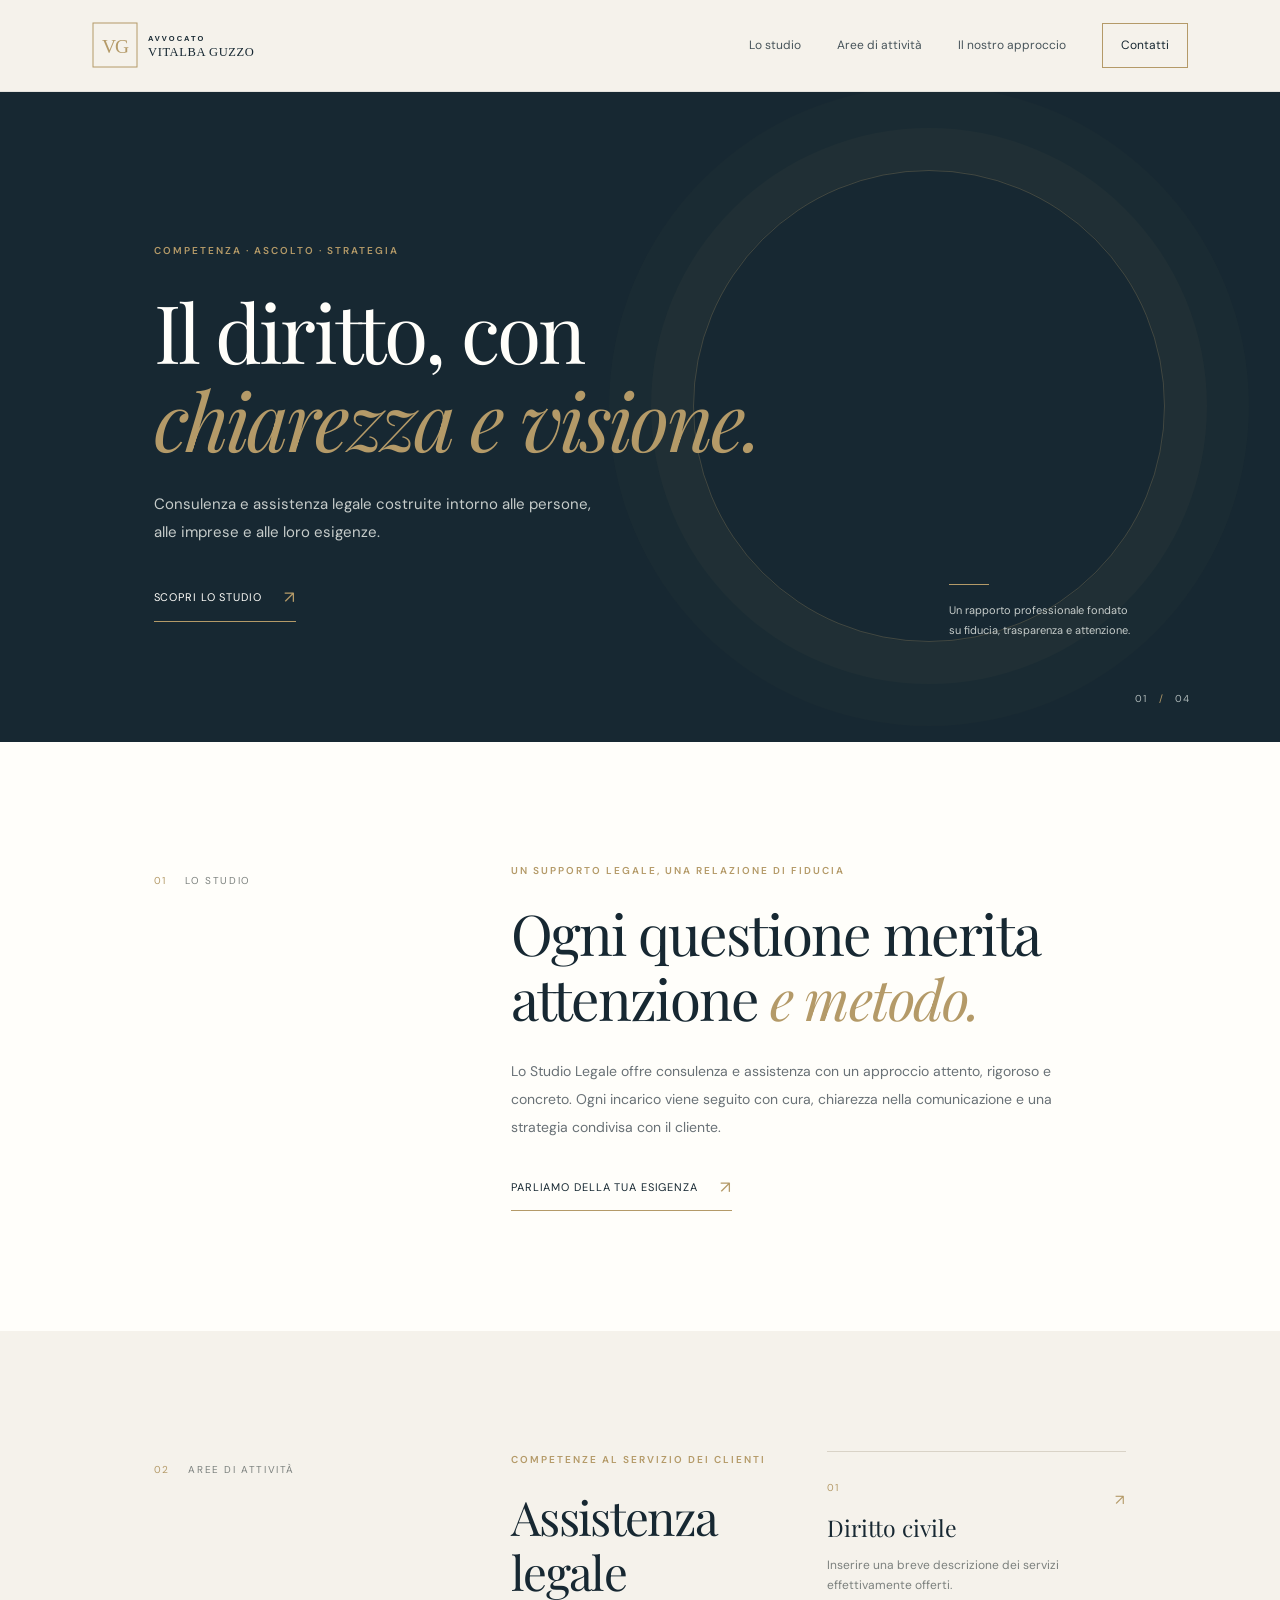
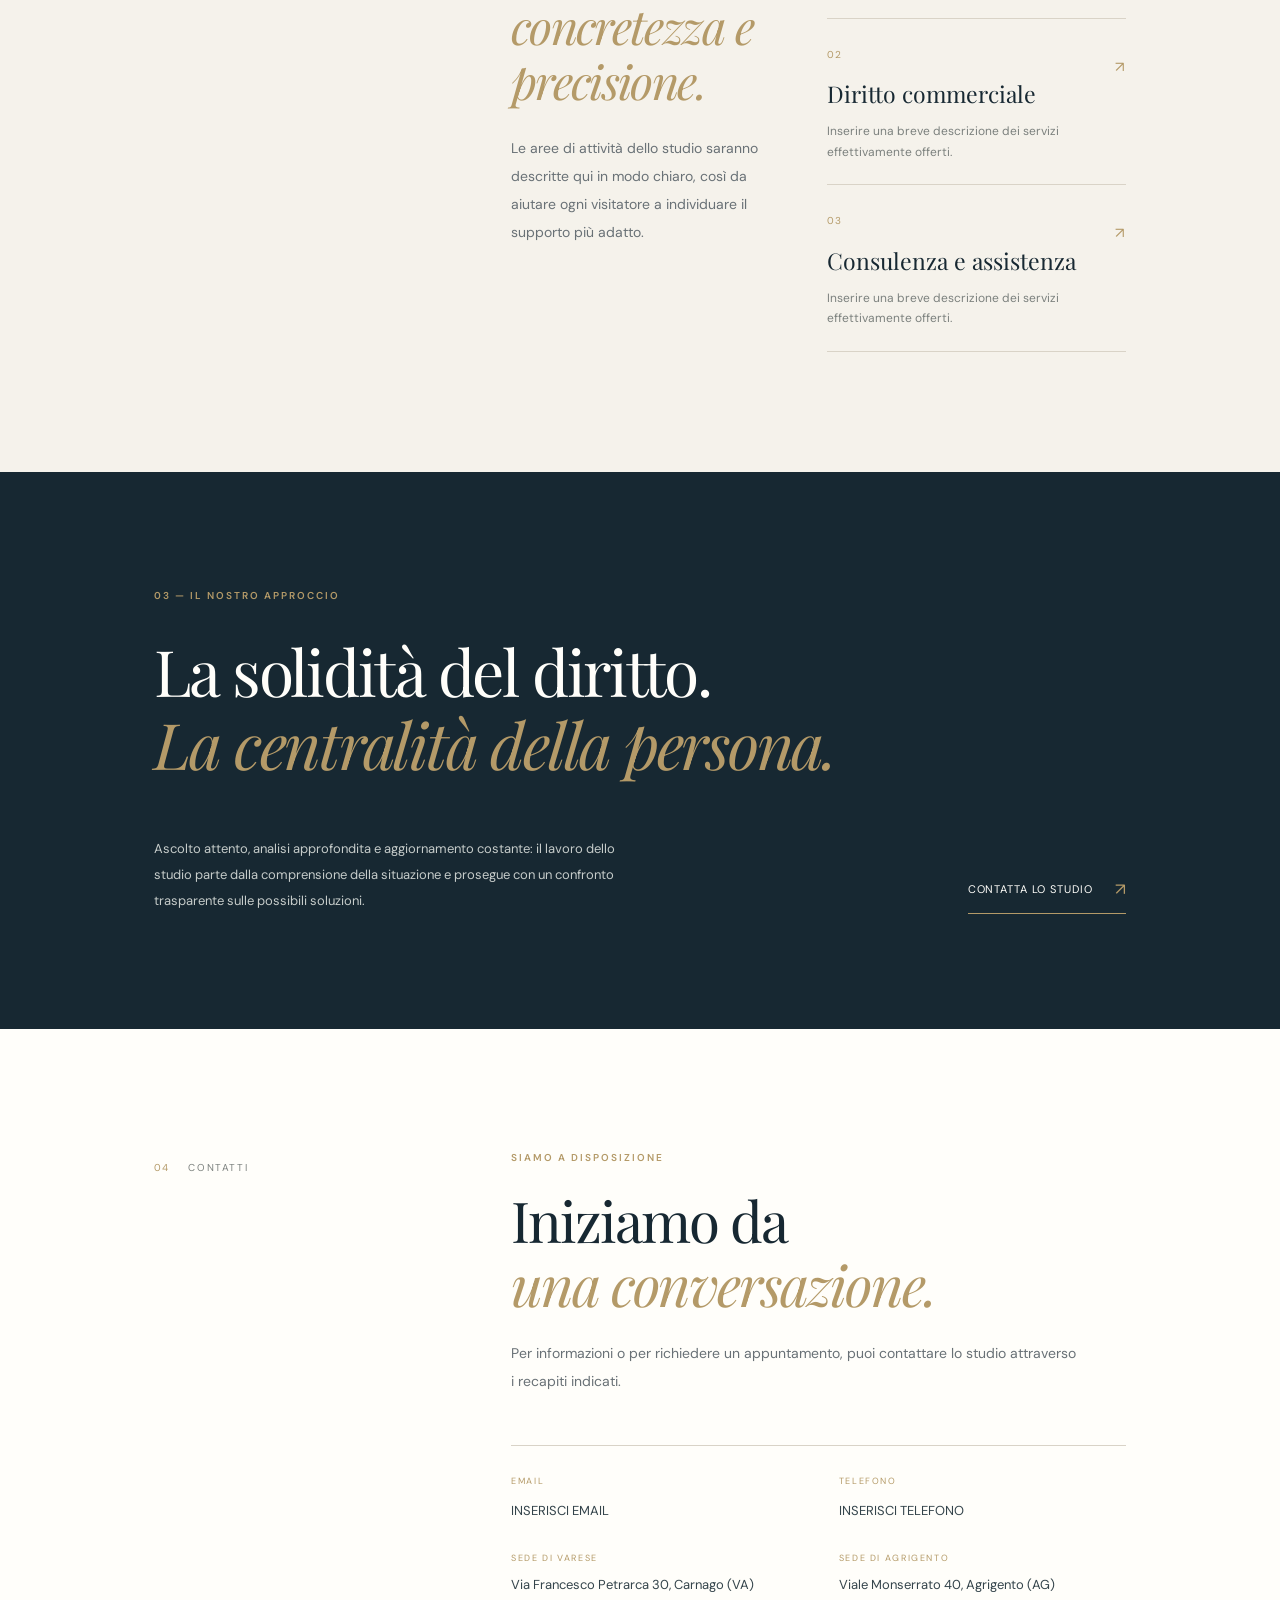
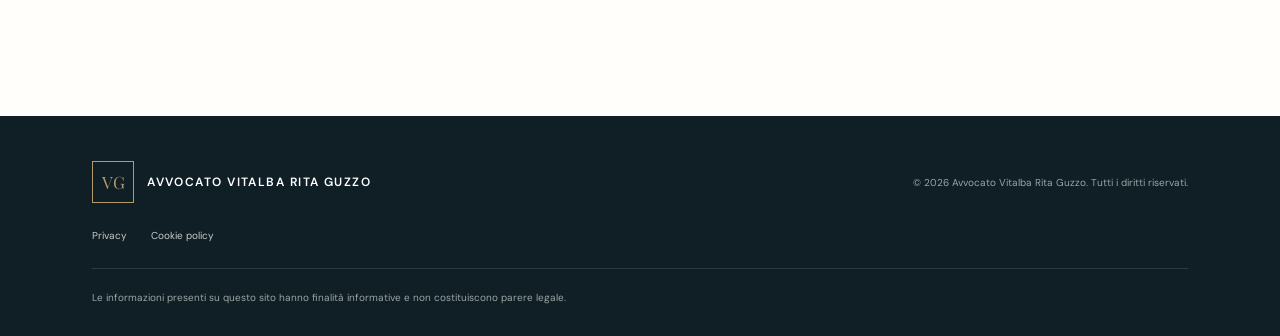
<file: index.html>
<!doctype html>
<html lang="it">
<head>
  <meta charset="utf-8">
  <meta name="viewport" content="width=device-width, initial-scale=1">
  <meta name="description" content="Avvocato Vitalba Rita Guzzo — consulenza e assistenza legale in diritto civile, diritto del lavoro e contrattualistica.">
  <meta name="theme-color" content="#14232d">
  <title>Avvocato Vitalba Rita Guzzo | Consulenza e assistenza legale</title>
  <link rel="icon" type="image/svg+xml" href="favicon.svg">
  <link rel="apple-touch-icon" href="favicon.svg">
  <link rel="preconnect" href="https://fonts.googleapis.com">
  <link rel="preconnect" href="https://fonts.gstatic.com" crossorigin>
  <link href="https://fonts.googleapis.com/css2?family=DM+Sans:wght@400;500;600&family=Playfair+Display:wght@400;500;600&display=swap" rel="stylesheet">
  <link rel="stylesheet" href="styles.css">
</head>
<body>
  <header class="site-header">
    <a class="brand" href="#inizio" aria-label="Avvocato Vitalba Rita Guzzo, pagina iniziale">
      <img class="brand-logo" src="logo-vg.svg" alt="Avvocato Vitalba Rita Guzzo">
    </a>
    <button class="menu-toggle" aria-expanded="false" aria-controls="main-nav">Menu</button>
    <nav id="main-nav" class="main-nav" aria-label="Navigazione principale">
      <a href="#studio">Lo studio</a>
      <a href="#attivita">Aree di attività</a>
      <a href="#approccio">Il nostro approccio</a>
      <a class="nav-contact" href="#contatti">Contatti</a>
    </nav>
  </header>

  <main>
    <section class="hero" id="inizio">
      <div class="hero-content">
        <p class="eyebrow">COMPETENZA · ASCOLTO · STRATEGIA</p>
        <h1>Il diritto, con<br><em>chiarezza e visione.</em></h1>
        <p class="hero-lead">Consulenza e assistenza legale costruite intorno alle persone, alle imprese e alle loro esigenze.</p>
        <a class="text-link" href="#studio">Scopri lo studio <span aria-hidden="true">↗</span></a>
      </div>
      <div class="hero-note">
        <span class="note-line"></span>
        <p>Un rapporto professionale fondato su fiducia, trasparenza e attenzione.</p>
      </div>
      <div class="hero-index">01 <span>/</span> 04</div>
    </section>

    <section class="intro section-wrap" id="studio">
      <div class="section-label"><span>01</span> LO STUDIO</div>
      <div class="intro-copy">
        <p class="kicker">UN SUPPORTO LEGALE, UNA RELAZIONE DI FIDUCIA</p>
        <h2>Ogni questione merita<br>attenzione <em>e metodo.</em></h2>
        <p class="body-copy">Lo Studio Legale offre consulenza e assistenza con un approccio attento, rigoroso e concreto. Ogni incarico viene seguito con cura, chiarezza nella comunicazione e una strategia condivisa con il cliente.</p>
        <a class="text-link dark-link" href="#contatti">Parliamo della tua esigenza <span aria-hidden="true">↗</span></a>
      </div>
    </section>

    <section class="practice section-wrap" id="attivita">
      <div class="section-label"><span>02</span> AREE DI ATTIVITÀ</div>
      <div class="practice-main">
        <div class="practice-heading">
          <p class="kicker">COMPETENZE AL SERVIZIO DEI CLIENTI</p>
          <h2>Assistenza legale<br><em>concretezza e precisione.</em></h2>
          <p class="body-copy">Le aree di attività dello studio saranno descritte qui in modo chiaro, così da aiutare ogni visitatore a individuare il supporto più adatto.</p>
        </div>
        <div class="practice-list">
          <article><span>01</span><h3>Diritto civile</h3><p>Inserire una breve descrizione dei servizi effettivamente offerti.</p><b>↗</b></article>
          <article><span>02</span><h3>Diritto commerciale</h3><p>Inserire una breve descrizione dei servizi effettivamente offerti.</p><b>↗</b></article>
          <article><span>03</span><h3>Consulenza e assistenza</h3><p>Inserire una breve descrizione dei servizi effettivamente offerti.</p><b>↗</b></article>
        </div>
      </div>
    </section>

    <section class="approach" id="approccio">
      <div class="approach-inner">
        <p class="kicker">03 — IL NOSTRO APPROCCIO</p>
        <h2>La solidità del diritto.<br><em>La centralità della persona.</em></h2>
        <div class="approach-bottom">
          <p>Ascolto attento, analisi approfondita e aggiornamento costante: il lavoro dello studio parte dalla comprensione della situazione e prosegue con un confronto trasparente sulle possibili soluzioni.</p>
          <a class="text-link" href="#contatti">Contatta lo studio <span aria-hidden="true">↗</span></a>
        </div>
      </div>
    </section>

    <section class="contact section-wrap" id="contatti">
      <div class="section-label"><span>04</span> CONTATTI</div>
      <div class="contact-main">
        <p class="kicker">SIAMO A DISPOSIZIONE</p>
        <h2>Iniziamo da<br><em>una conversazione.</em></h2>
        <p class="body-copy">Per informazioni o per richiedere un appuntamento, puoi contattare lo studio attraverso i recapiti indicati.</p>
        <div class="contact-details">
          <div><span>EMAIL</span><a href="mailto:INSERISCI-EMAIL">INSERISCI EMAIL</a></div>
          <div><span>TELEFONO</span><a href="tel:INSERISCI-TELEFONO">INSERISCI TELEFONO</a></div>
          <div><span>SEDE DI VARESE</span><p>Via Francesco Petrarca 30, Carnago (VA)</p></div>
          <div><span>SEDE DI AGRIGENTO</span><p>Viale Monserrato 40, Agrigento (AG)</p></div>
        </div>
      </div>
    </section>
  </main>

  <footer class="site-footer">
    <a class="brand footer-brand" href="#inizio" aria-label="Avvocato Vitalba Rita Guzzo, pagina iniziale"><span class="brand-mark">VG</span><span class="brand-name">AVVOCATO VITALBA RITA GUZZO</span></a>
    <p>© <span id="year"></span> Avvocato Vitalba Rita Guzzo. Tutti i diritti riservati.</p>
    <div class="footer-links"><a href="privacy.html">Privacy</a><a href="cookie.html">Cookie policy</a></div>
    <p class="disclaimer">Le informazioni presenti su questo sito hanno finalità informative e non costituiscono parere legale.</p>
  </footer>
  <script src="script.js"></script>
</body>
</html>
</file>
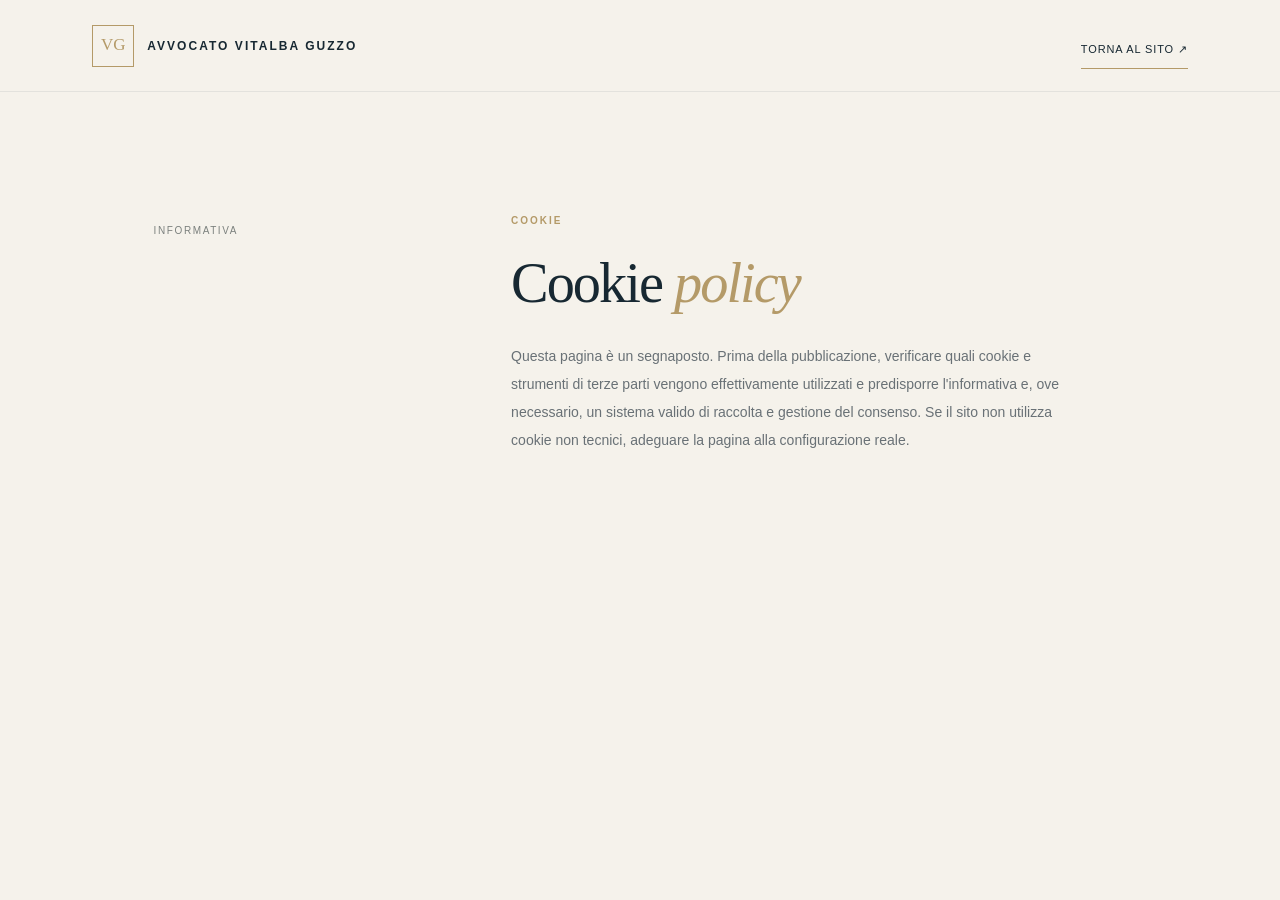
<file: cookie.html>
<!doctype html>
<html lang="it"><head><meta charset="utf-8"><meta name="viewport" content="width=device-width,initial-scale=1"><title>Cookie policy | Avvocato Vitalba Guzzo</title><link rel="icon" type="image/svg+xml" href="favicon.svg"><link rel="apple-touch-icon" href="favicon.svg"><link rel="stylesheet" href="styles.css"></head>
<body><header class="site-header"><a class="brand" href="index.html"><span class="brand-mark">VG</span><span class="brand-name">AVVOCATO VITALBA GUZZO</span></a><a class="text-link dark-link" href="index.html">Torna al sito ↗</a></header>
<main class="section-wrap"><div class="section-label">INFORMATIVA</div><div><p class="kicker">COOKIE</p><h2>Cookie <em>policy</em></h2><p class="body-copy">Questa pagina è un segnaposto. Prima della pubblicazione, verificare quali cookie e strumenti di terze parti vengono effettivamente utilizzati e predisporre l'informativa e, ove necessario, un sistema valido di raccolta e gestione del consenso. Se il sito non utilizza cookie non tecnici, adeguare la pagina alla configurazione reale.</p></div></main></body></html>
</file>
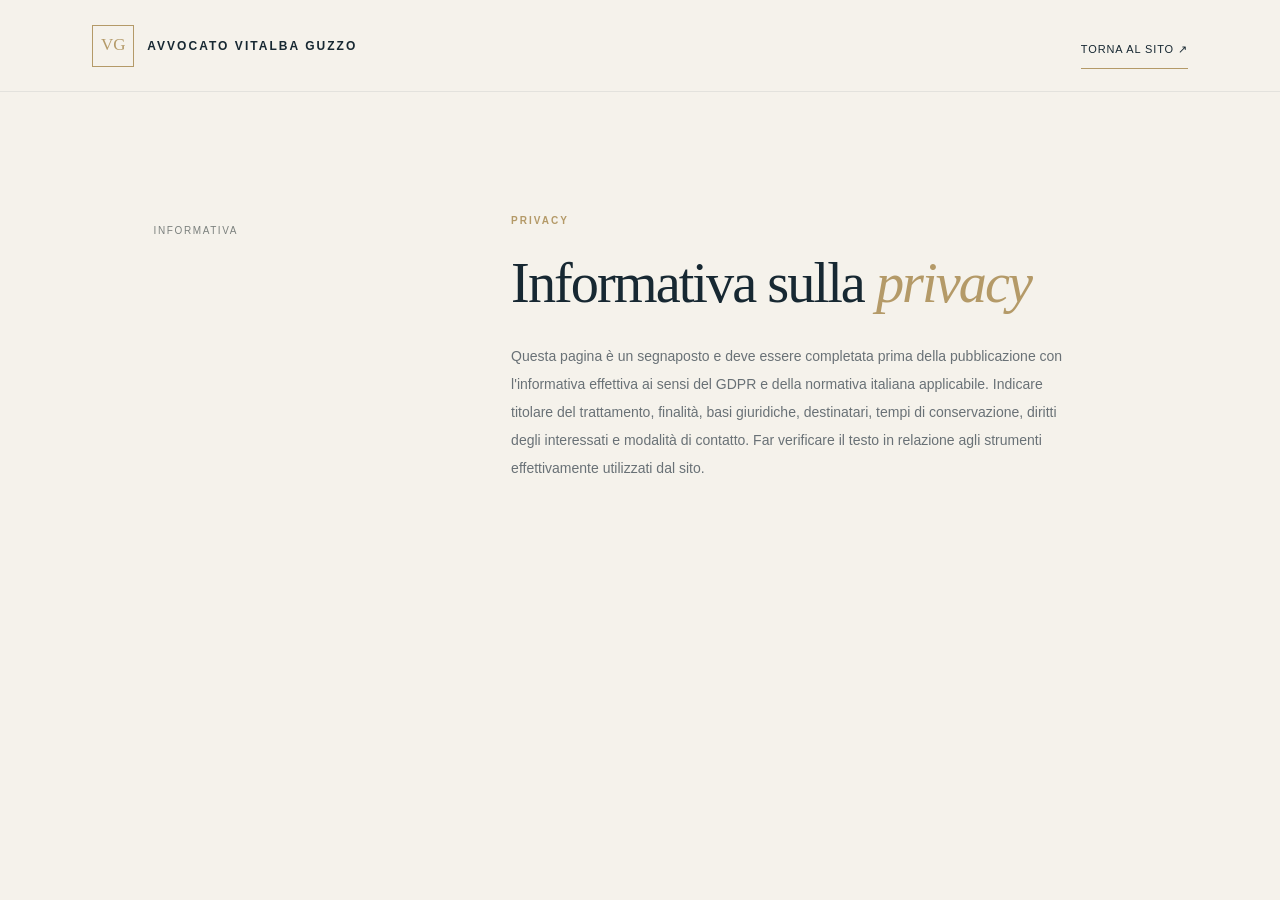
<file: privacy.html>
<!doctype html>
<html lang="it"><head><meta charset="utf-8"><meta name="viewport" content="width=device-width,initial-scale=1"><title>Privacy | Avvocato Vitalba Guzzo</title><link rel="icon" type="image/svg+xml" href="favicon.svg"><link rel="apple-touch-icon" href="favicon.svg"><link rel="stylesheet" href="styles.css"></head>
<body><header class="site-header"><a class="brand" href="index.html"><span class="brand-mark">VG</span><span class="brand-name">AVVOCATO VITALBA GUZZO</span></a><a class="text-link dark-link" href="index.html">Torna al sito ↗</a></header>
<main class="section-wrap"><div class="section-label">INFORMATIVA</div><div><p class="kicker">PRIVACY</p><h2>Informativa sulla <em>privacy</em></h2><p class="body-copy">Questa pagina è un segnaposto e deve essere completata prima della pubblicazione con l'informativa effettiva ai sensi del GDPR e della normativa italiana applicabile. Indicare titolare del trattamento, finalità, basi giuridiche, destinatari, tempi di conservazione, diritti degli interessati e modalità di contatto. Far verificare il testo in relazione agli strumenti effettivamente utilizzati dal sito.</p></div></main></body></html>
</file>
<file: styles.css>
:root{--ink:#172832;--ink-soft:#34444b;--paper:#f5f2eb;--white:#fffefa;--gold:#b49a68;--line:#d9d3c7;--muted:#7c817e}
*{box-sizing:border-box}
html{scroll-behavior:smooth}
body{margin:0;background:var(--paper);color:var(--ink);font-family:"DM Sans",Arial,sans-serif;font-size:15px;line-height:1.7}
a{color:inherit;text-decoration:none}
.site-header{height:92px;padding:0 7.2%;display:flex;align-items:center;justify-content:space-between;background:var(--paper);position:relative;z-index:5;border-bottom:1px solid rgba(23,40,50,.08)}
.brand{display:flex;align-items:center;gap:13px}.brand-logo{display:block;width:260px;max-width:48vw;height:auto}
.brand-mark{width:42px;height:42px;border:1px solid var(--gold);display:grid;place-items:center;color:var(--gold);font-family:"Playfair Display",serif;font-size:17px}
.brand-name{font-size:12px;letter-spacing:.17em;font-weight:600;line-height:1.5}
.brand-name span{display:block;font-size:8px;letter-spacing:.14em;color:var(--muted);font-weight:400;margin-top:3px}
.main-nav{display:flex;align-items:center;gap:36px;font-size:12px;color:#47545a}
.main-nav a{transition:color .2s}
.main-nav a:hover{color:var(--gold)}
.main-nav .nav-contact{border:1px solid var(--gold);padding:11px 18px;color:var(--ink)}
.menu-toggle{display:none}
.hero{min-height:650px;background:var(--ink);color:var(--white);padding:120px 12% 90px;position:relative;overflow:hidden;display:flex;align-items:center}
.hero:after{content:"";position:absolute;width:470px;height:470px;border:1px solid rgba(180,154,104,.27);border-radius:50%;right:9%;top:12%;box-shadow:0 0 0 42px rgba(180,154,104,.035),0 0 0 84px rgba(180,154,104,.025)}
.hero-content{position:relative;z-index:1;max-width:690px}
.eyebrow,.kicker{font-size:10px;letter-spacing:.2em;font-weight:600;color:var(--gold)}
h1,h2,h3,p{margin-top:0}
h1,h2{font-family:"Playfair Display",Georgia,serif;font-weight:400;letter-spacing:-.035em}
h1{font-size:clamp(52px,6.3vw,88px);line-height:1.08;margin:28px 0}
h1 em,h2 em{font-weight:400;color:var(--gold)}
.hero-lead{max-width:440px;color:#c6ccca;font-size:15px;line-height:1.9;margin-bottom:36px}
.text-link{display:inline-flex;gap:22px;align-items:center;border-bottom:1px solid var(--gold);padding-bottom:9px;font-size:11px;letter-spacing:.08em;text-transform:uppercase}
.text-link span{color:var(--gold);font-size:17px}
.hero-note{position:absolute;right:11%;bottom:90px;z-index:1;width:190px;color:#c6ccca;font-size:11px;line-height:1.8}
.note-line{display:block;width:40px;height:1px;background:var(--gold);margin-bottom:16px}
.hero-index{position:absolute;right:7%;bottom:35px;font-size:10px;letter-spacing:.12em;color:#aeb8b8}
.hero-index span{color:var(--gold);padding:0 7px}
.section-wrap{padding:120px 12%;display:grid;grid-template-columns:1fr 2.2fr;gap:8%}
.section-label{font-size:10px;letter-spacing:.16em;color:var(--muted);padding-top:10px}
.section-label span{color:var(--gold);margin-right:14px}
.intro{background:var(--white)}
.intro-copy{max-width:690px}
.kicker{margin-bottom:22px}
h2{font-size:clamp(38px,4.4vw,58px);line-height:1.15;margin-bottom:26px}
.body-copy{max-width:570px;color:#697176;line-height:2;font-size:14px}
.dark-link{color:var(--ink);margin-top:18px}
.practice{background:var(--paper);display:grid}
.practice-main{display:grid;grid-template-columns:1fr 1.15fr;gap:9%}
.practice-heading h2{font-size:clamp(34px,3.7vw,49px)}
.practice-list article{position:relative;padding:22px 35px 22px 0;border-top:1px solid var(--line)}
.practice-list article:last-child{border-bottom:1px solid var(--line)}
.practice-list article>span{font-size:10px;color:var(--gold);letter-spacing:.1em}
.practice-list h3{font-family:"Playfair Display",serif;font-size:23px;font-weight:400;margin:8px 0}
.practice-list p{font-size:12px;color:var(--muted);margin:0;max-width:300px}
.practice-list b{position:absolute;right:2px;top:36px;color:var(--gold);font-weight:400}
.approach{background:var(--ink);color:var(--white);padding:115px 12%}
.approach-inner{max-width:1000px;margin:auto}
.approach h2{font-size:clamp(42px,5vw,66px);margin:30px 0 55px}
.approach-bottom{display:flex;justify-content:space-between;align-items:end;gap:50px}
.approach-bottom p{max-width:480px;color:#c6ccca;font-size:13px;line-height:2;margin:0}
.approach-bottom .text-link{white-space:nowrap}
.contact{background:var(--white)}
.contact-main h2{margin-bottom:22px}
.contact-details{display:grid;grid-template-columns:1fr 1fr;gap:28px 40px;margin-top:50px;padding-top:28px;border-top:1px solid var(--line)}
.contact-details span{display:block;font-size:9px;letter-spacing:.18em;color:var(--gold);margin-bottom:8px}
.contact-details a,.contact-details p{font-size:13px;color:var(--ink-soft);margin:0}
.site-footer{background:#101e26;color:#d9dfdc;padding:45px 7.2% 30px;display:grid;grid-template-columns:1fr auto;gap:24px;align-items:center}
.footer-brand .brand-mark{color:var(--gold);border-color:var(--gold)}.footer-brand .brand-name{color:#fff;letter-spacing:.12em}
.footer-brand .brand-name span{color:#9ba5a3}
.site-footer>p{font-size:10px;color:#9ba5a3;margin:0}
.footer-links{display:flex;gap:24px;font-size:10px;color:#c6ccca}
.disclaimer{grid-column:1/-1;border-top:1px solid rgba(255,255,255,.12);padding-top:20px;margin-top:10px}
@media(max-width:800px){
 .site-header{height:78px;padding:0 6%}.brand-logo{width:225px;max-width:56vw}.menu-toggle{display:block;background:none;border:1px solid var(--gold);padding:8px 12px;color:var(--ink);font:inherit;font-size:11px}
 .main-nav{display:none;position:absolute;top:78px;left:0;right:0;background:var(--paper);padding:22px 6%;flex-direction:column;align-items:flex-start;gap:18px;border-bottom:1px solid var(--line)}
 .main-nav.open{display:flex}.hero{min-height:610px;padding:100px 8%}.hero:after{right:-230px;top:25%}.hero-note{display:none}
 .section-wrap{padding:82px 8%;grid-template-columns:1fr;gap:35px}.practice-main{grid-template-columns:1fr;gap:45px}
 .approach{padding:85px 8%}.approach-bottom{display:block}.approach-bottom .text-link{margin-top:28px}
 .contact-details{grid-template-columns:1fr}.site-footer{padding:38px 8%;grid-template-columns:1fr;gap:18px}.disclaimer{grid-column:auto}
}
</file>
